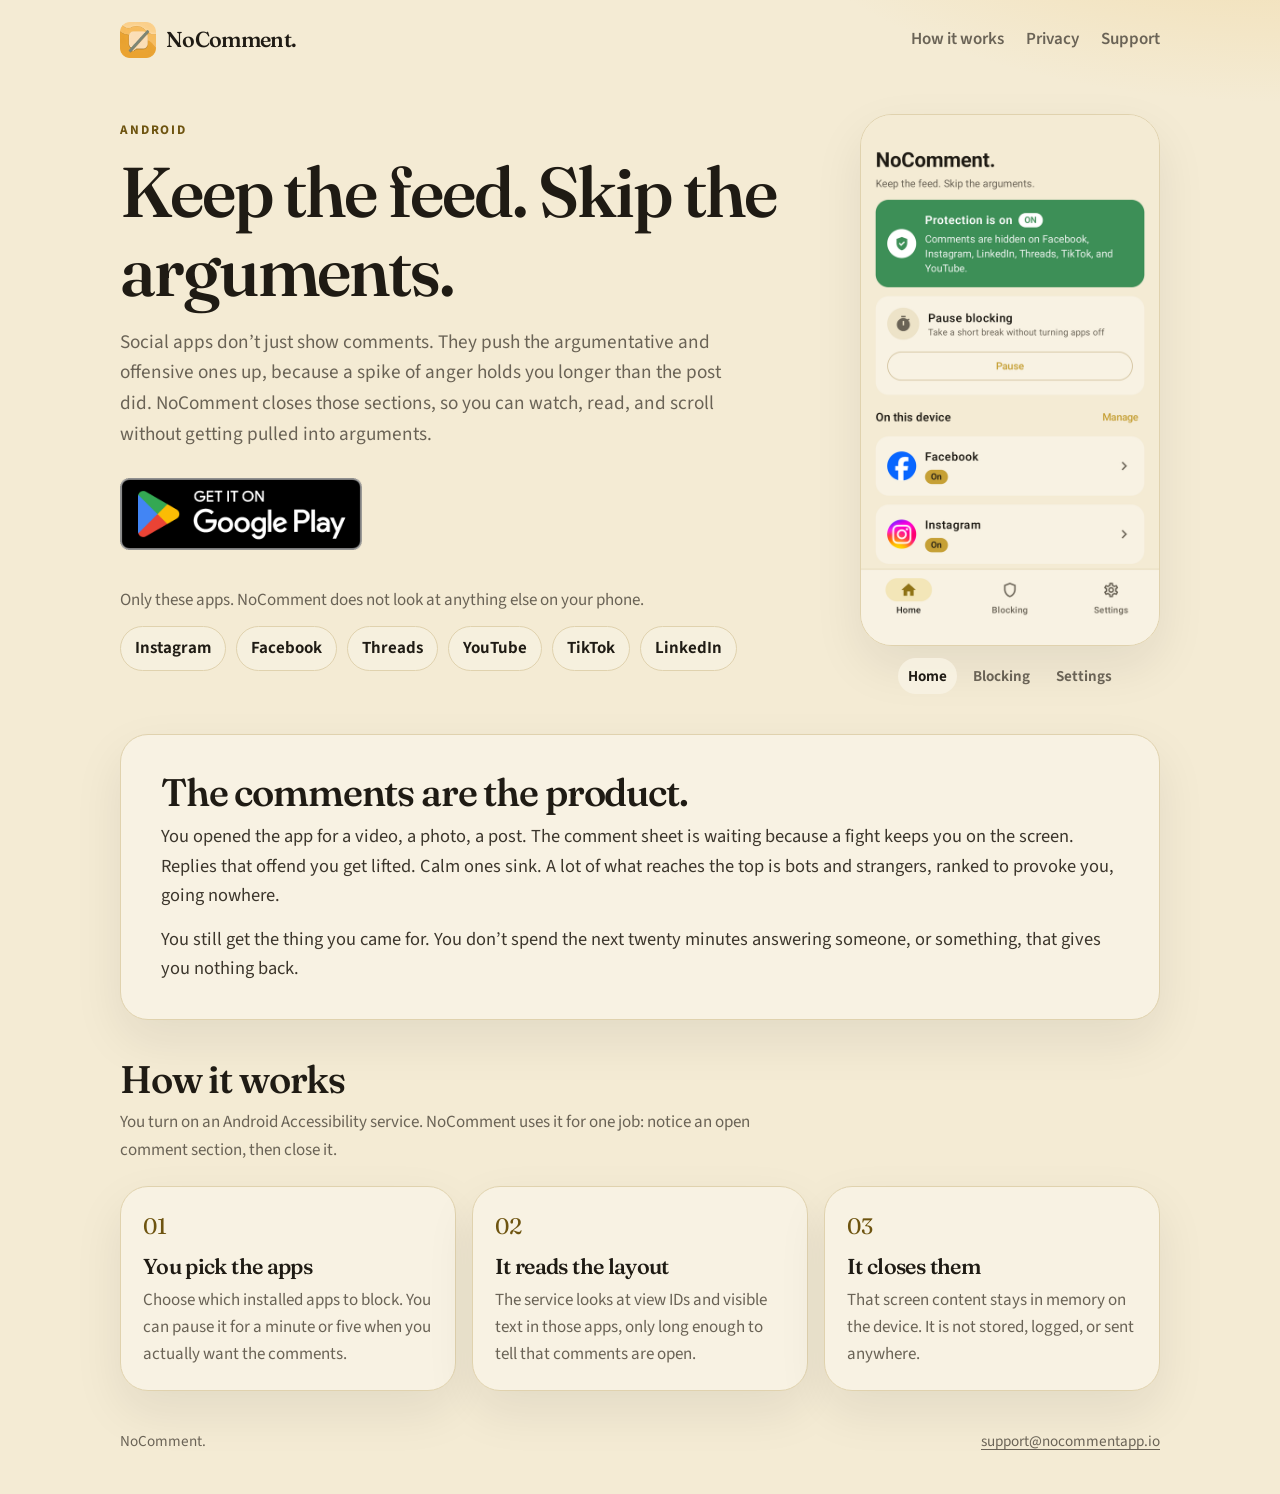
<file: index.html>
<!DOCTYPE html>
<html lang="en">
<head>
  <meta charset="utf-8">
  <meta name="viewport" content="width=device-width, initial-scale=1">
  <title>NoComment. — Keep the feed. Skip the arguments.</title>
  <meta name="description" content="Social apps promote argumentative and offensive comments to keep you hooked. NoComment closes those sections so you can watch without getting pulled into arguments.">
  <link rel="icon" href="icon.png" type="image/png">
  <link rel="preconnect" href="https://fonts.googleapis.com">
  <link rel="preconnect" href="https://fonts.gstatic.com" crossorigin>
  <link href="https://fonts.googleapis.com/css2?family=Fraunces:opsz,wght@9..144,560;9..144,650&family=Source+Sans+3:wght@400;600;700&display=swap" rel="stylesheet">
  <link rel="stylesheet" href="styles.css">
  <script>
    if (location.hash === "#privacy" || /\/privacy\/?$/.test(location.pathname)) {
      document.documentElement.dataset.view = "privacy";
    }
  </script>
</head>
<body>
  <div class="wrap">
    <header class="site-header">
      <a class="brand" href="#top" data-view="home">
        <img src="icon.png" alt="" width="36" height="36">
        NoComment.
      </a>
      <nav class="nav" aria-label="Primary">
        <a href="#how" data-view="home">How it works</a>
        <a href="#privacy" data-view="privacy">Privacy</a>
        <a href="mailto:support@nocommentapp.io" target="_blank" rel="noopener noreferrer">Support</a>
      </nav>
    </header>

    <main>
      <div data-panel="home">
        <section class="hero">
          <div class="hero-copy">
            <p class="kicker">Android</p>
            <h1>Keep the feed. Skip the arguments.</h1>
            <p class="lede">Social apps don’t just show comments. They push the argumentative and offensive ones up, because a spike of anger holds you longer than the post did. NoComment closes those sections, so you can watch, read, and scroll without getting pulled into arguments.</p>
            <a class="play-badge" href="https://play.google.com/store/apps/details?id=com.nocomment.io" target="_blank" rel="noopener noreferrer" onclick="window.open(this.href, '_blank'); return false;">
              <img src="play-badge.png" alt="Get it on Google Play">
            </a>
            <p class="apps-label">Only these apps. NoComment does not look at anything else on your phone.</p>
            <ul class="apps">
              <li>Instagram</li>
              <li>Facebook</li>
              <li>Threads</li>
              <li>YouTube</li>
              <li>TikTok</li>
              <li>LinkedIn</li>
            </ul>
          </div>
          <figure class="hero-shot">
            <div class="shot-scroller" id="shot-scroller" tabindex="0" aria-label="App screenshots">
              <img src="shots/home.png" alt="NoComment home screen with protection on and a pause control" width="640" height="1138">
              <img src="shots/blocking.png" alt="Blocking screen with switches for Facebook, Instagram, LinkedIn, Threads, and TikTok" width="640" height="1138">
              <img src="shots/settings.png" alt="Settings screen explaining how NoComment closes comment sections on this phone" width="640" height="1138">
            </div>
            <div class="shot-nav" role="tablist" aria-label="Screenshots">
              <button type="button" aria-current="true">Home</button>
              <button type="button">Blocking</button>
              <button type="button">Settings</button>
            </div>
          </figure>
        </section>

        <section class="section">
          <div class="card story">
            <h2>The comments are the product.</h2>
            <div class="prose">
              <p>You opened the app for a video, a photo, a post. The comment sheet is waiting because a fight keeps you on the screen. Replies that offend you get lifted. Calm ones sink. A lot of what reaches the top is bots and strangers, ranked to provoke you, going nowhere.</p>
              <p>You still get the thing you came for. You don’t spend the next twenty minutes answering someone, or something, that gives you nothing back.</p>
            </div>
          </div>
        </section>

        <section class="section" id="how">
          <h2>How it works</h2>
          <p>You turn on an Android Accessibility service. NoComment uses it for one job: notice an open comment section, then close it.</p>
          <div class="grid">
            <article class="card step">
              <p class="num">01</p>
              <h3>You pick the apps</h3>
              <p>Choose which installed apps to block. You can pause it for a minute or five when you actually want the comments.</p>
            </article>
            <article class="card step">
              <p class="num">02</p>
              <h3>It reads the layout</h3>
              <p>The service looks at view IDs and visible text in those apps, only long enough to tell that comments are open.</p>
            </article>
            <article class="card step">
              <p class="num">03</p>
              <h3>It closes them</h3>
              <p>That screen content stays in memory on the device. It is not stored, logged, or sent anywhere.</p>
            </article>
          </div>
        </section>
      </div>

      <div data-panel="privacy">
        <header class="policy-head">
          <p class="kicker">NoComment Android app</p>
          <h1>Privacy policy</h1>
          <p class="updated">Last updated 26 October 2026</p>
        </header>

        <aside class="card summary">
          <h2>Short version</h2>
          <dl>
            <dt>Collected</dt>
            <dd>Nothing is sent to NoComment. There is no account.</dd>
            <dt>On device</dt>
            <dd>Which supported apps have blocking on, and whether blocking is paused.</dd>
            <dt>Accessibility</dt>
            <dd>On-screen layout of the social apps you enable, used only to close comment sections, then discarded.</dd>
            <dt>Shared</dt>
            <dd>Not sold, shared, or transmitted by the app.</dd>
            <dt>Contact</dt>
            <dd><a href="mailto:support@nocommentapp.io">support@nocommentapp.io</a></dd>
          </dl>
        </aside>

        <section>
          <h2>Who this covers</h2>
          <p>This policy describes how the NoComment app (“NoComment”) handles information on your device. It is the public copy of the policy shown inside the app. Contact <a href="mailto:support@nocommentapp.io">support@nocommentapp.io</a> with questions.</p>
        </section>

        <section>
          <h2>What NoComment stores</h2>
          <p>NoComment stores only the settings you choose on this device: which supported apps have blocking turned on, and whether blocking is temporarily paused. Those settings stay in local app storage. NoComment does not create an account.</p>
          <p>If Android backup is turned on for the phone, Android may include that local storage in your personal device backup. NoComment does not receive that backup.</p>
        </section>

        <section>
          <h2>Accessibility</h2>
          <p>If you turn on the NoComment Accessibility service, the app reads the on-screen layout of Instagram, Facebook, Threads, YouTube, TikTok, and LinkedIn (view IDs and visible text) to detect comment sections. When a comment section is open in an app you have enabled, NoComment presses Back to close it.</p>
          <p>That screen content is processed in memory on this device. It is not stored, logged, or sent anywhere. NoComment does not look at other apps. It does not type, tap other controls, or change system settings.</p>
        </section>

        <section>
          <h2>What NoComment does not collect</h2>
          <p>NoComment does not use the internet, analytics, advertising, crash reporting, or third-party trackers. It does not collect:</p>
          <ul>
            <li>Names, email addresses, or account identifiers</li>
            <li>Precise location</li>
            <li>Contacts, photos, or files</li>
            <li>Payment information</li>
            <li>Browsing history or keystrokes</li>
          </ul>
        </section>

        <section>
          <h2>Sharing</h2>
          <p>NoComment does not share, sell, or transmit your information to anyone, including advertisers. If you contact support by email, that conversation is handled in your email app, not inside NoComment.</p>
        </section>

        <section>
          <h2>Your choices</h2>
          <p>You can refuse Accessibility access and still open the app. You can turn the service off in Android Settings → Accessibility, pause blocking from Home, or uninstall NoComment to delete local settings.</p>
        </section>

        <section>
          <h2>Children</h2>
          <p>NoComment is not directed at children under 13, and we do not knowingly collect personal information from children.</p>
        </section>

        <section>
          <h2>Changes</h2>
          <p>If this policy changes, the updated text will be posted on this page and in the app, with a new “last updated” date.</p>
        </section>
      </div>
    </main>

    <footer class="site-footer">
      <span>NoComment.</span>
      <a href="mailto:support@nocommentapp.io" target="_blank" rel="noopener noreferrer">support@nocommentapp.io</a>
    </footer>
  </div>
  <script src="app.js?v=3"></script>
</body>
</html>
</file>
<file: styles.css>
:root {
  --paper: #f4ebd4;
  --ivory: #f8f2e3;
  --ink: #1f1b14;
  --warm: #6a6356;
  --line: #e0d2ae;
  --mustard: #eab649;
  --mustard-deep: #6e5410;
  --sage: #2f6b42;
  --sage-wash: #dcefdf;
  --shadow: 0 20px 50px rgba(31, 27, 20, 0.08);
  --serif: "Fraunces", "Iowan Old Style", Palatino, serif;
  --sans: "Source Sans 3", "Segoe UI", sans-serif;
}

*,
*::before,
*::after {
  box-sizing: border-box;
}

html {
  scroll-behavior: smooth;
}

body {
  margin: 0;
  min-height: 100vh;
  background:
    radial-gradient(900px 420px at 100% -10%, rgba(234, 182, 73, 0.35), transparent 60%),
    var(--paper);
  color: var(--ink);
  font-family: var(--sans);
  font-size: 1.0625rem;
  line-height: 1.6;
}

a {
  color: var(--mustard-deep);
  text-decoration-thickness: 1px;
  text-underline-offset: 3px;
}

a:hover {
  color: var(--ink);
}

img,
svg {
  display: block;
}

.wrap {
  width: min(1040px, calc(100% - 40px));
  margin: 0 auto;
}

.site-header {
  display: flex;
  align-items: center;
  justify-content: space-between;
  padding: 22px 0 8px;
}

.brand {
  display: flex;
  align-items: center;
  gap: 10px;
  color: var(--ink);
  text-decoration: none;
  font-family: var(--serif);
  font-weight: 560;
  font-size: 1.35rem;
  letter-spacing: -0.03em;
}

.brand img {
  width: 36px;
  height: 36px;
}

.nav {
  display: flex;
  gap: 22px;
  font-weight: 600;
}

.nav a {
  color: var(--warm);
  text-decoration: none;
}

.nav a[aria-current="page"],
.nav a:hover {
  color: var(--ink);
}

.hero {
  display: grid;
  grid-template-columns: minmax(0, 1.15fr) minmax(220px, 300px);
  gap: 56px;
  align-items: center;
  padding: 48px 0 12px;
}

.kicker {
  margin: 0 0 12px;
  color: var(--mustard-deep);
  font-size: 0.82rem;
  font-weight: 700;
  letter-spacing: 0.14em;
  text-transform: uppercase;
}

h1,
h2,
h3 {
  font-family: var(--serif);
  font-weight: 560;
  letter-spacing: -0.03em;
  line-height: 1.12;
}

h1 {
  margin: 0 0 16px;
  font-size: clamp(2.6rem, 6vw, 4.4rem);
}

.lede {
  margin: 0 0 28px;
  max-width: 38rem;
  color: var(--warm);
  font-size: 1.2rem;
}

.actions {
  display: flex;
  flex-wrap: wrap;
  gap: 12px;
}

.button {
  display: inline-flex;
  align-items: center;
  justify-content: center;
  min-height: 46px;
  padding: 0 18px;
  border-radius: 999px;
  border: 1px solid transparent;
  font-weight: 700;
  text-decoration: none;
}

.button.primary {
  background: var(--ink);
  color: var(--paper);
}

.button.primary:hover {
  background: #000;
  color: var(--ivory);
}

.button.secondary {
  background: transparent;
  border-color: #c9b88a;
  color: var(--ink);
}

.button.secondary:hover {
  background: rgba(255, 255, 255, 0.45);
  color: var(--ink);
}

.card {
  background: var(--ivory);
  border: 1px solid var(--line);
  border-radius: 28px;
  box-shadow: var(--shadow);
}

.prose {
  max-width: 40rem;
}

.prose p {
  margin: 0 0 14px;
  color: #3c362c;
  font-size: 1.15rem;
}

.prose p:last-child {
  margin-bottom: 0;
}

.section {
  padding: 28px 0 10px;
}

.section h2 {
  margin: 0 0 8px;
  font-size: clamp(1.8rem, 3vw, 2.4rem);
}

.section > p {
  margin-top: 0;
  max-width: 40rem;
  color: var(--warm);
}

.grid {
  display: grid;
  grid-template-columns: repeat(3, 1fr);
  gap: 16px;
  margin-top: 22px;
}

.step {
  padding: 22px;
}

.step .num {
  margin: 0 0 10px;
  color: var(--mustard-deep);
  font-family: var(--serif);
  font-size: 1.4rem;
}

.step h3 {
  margin: 0 0 8px;
  font-size: 1.35rem;
}

.step p {
  margin: 0;
  color: var(--warm);
}

.apps-label {
  margin: 28px 0 0;
  color: var(--warm);
}

.apps {
  display: flex;
  flex-wrap: wrap;
  gap: 10px;
  margin-top: 12px;
  padding: 0;
  list-style: none;
}

.apps li {
  padding: 8px 14px;
  border: 1px solid var(--line);
  border-radius: 999px;
  background: rgba(248, 242, 227, 0.7);
  font-weight: 650;
}

.hero-shot {
  margin: 0;
}

.shot-scroller {
  display: flex;
  overflow-x: auto;
  overflow-y: hidden;
  scroll-snap-type: x mandatory;
  scroll-behavior: smooth;
  border-radius: 32px;
  border: 1px solid var(--line);
  box-shadow: var(--shadow);
  background: var(--ivory);
  scrollbar-width: none;
}

.shot-scroller::-webkit-scrollbar {
  display: none;
}

.shot-scroller img {
  flex: 0 0 100%;
  width: 100%;
  height: auto;
  scroll-snap-align: start;
}

.shot-nav {
  display: flex;
  justify-content: center;
  gap: 6px;
  margin-top: 12px;
}

.shot-nav button {
  border: 0;
  background: transparent;
  color: var(--warm);
  font: inherit;
  font-size: 0.95rem;
  font-weight: 650;
  cursor: pointer;
  padding: 6px 10px;
  border-radius: 999px;
}

.shot-nav button[aria-current="true"] {
  color: var(--ink);
  background: rgba(248, 242, 227, 0.9);
}

.story {
  padding: 36px 40px;
}

.story .prose {
  max-width: none;
}

.play-badge {
  display: inline-block;
  line-height: 0;
}

.play-badge img {
  height: 72px;
  width: auto;
}

[data-panel="privacy"] {
  display: none;
  max-width: 44rem;
}

html[data-view="privacy"] [data-panel="home"] {
  display: none;
}

html[data-view="privacy"] [data-panel="privacy"] {
  display: block;
}

.site-footer {
  display: flex;
  justify-content: space-between;
  gap: 16px;
  padding: 28px 0 40px;
  color: var(--warm);
  font-size: 0.95rem;
}

.site-footer a {
  color: var(--warm);
}

.policy-head {
  padding: 36px 0 8px;
}

.policy-head h1 {
  font-size: clamp(2.4rem, 5vw, 3.6rem);
}

.updated {
  color: var(--warm);
}

.summary {
  margin: 22px 0 8px;
  padding: 22px 24px;
}

.summary h2 {
  margin: 0 0 12px;
  font-size: 1.35rem;
}

.summary dl {
  display: grid;
  grid-template-columns: 9.5rem 1fr;
  gap: 10px 16px;
  margin: 0;
}

.summary dt {
  font-weight: 700;
}

.summary dd {
  margin: 0;
  color: var(--warm);
}

[data-panel="privacy"] section {
  padding-top: 8px;
}

[data-panel="privacy"] h2 {
  margin: 28px 0 8px;
  font-size: 1.55rem;
}

[data-panel="privacy"] .summary h2 {
  margin: 0 0 12px;
  font-size: 1.35rem;
}

[data-panel="privacy"] p,
[data-panel="privacy"] li {
  color: #3c362c;
}

[data-panel="privacy"] ul {
  margin: 8px 0 0;
  padding-left: 1.2rem;
}

[data-panel="privacy"] li + li {
  margin-top: 6px;
}

@media (max-width: 800px) {
  .grid,
  .site-footer,
  .summary dl {
    grid-template-columns: 1fr;
    display: grid;
  }

  .site-footer {
    display: flex;
    flex-direction: column;
    align-items: flex-start;
  }

  .hero {
    grid-template-columns: 1fr;
    gap: 28px;
    padding-top: 28px;
  }

  .hero-shot {
    max-width: 280px;
  }

  .story {
    padding: 24px;
  }
}
</file>
